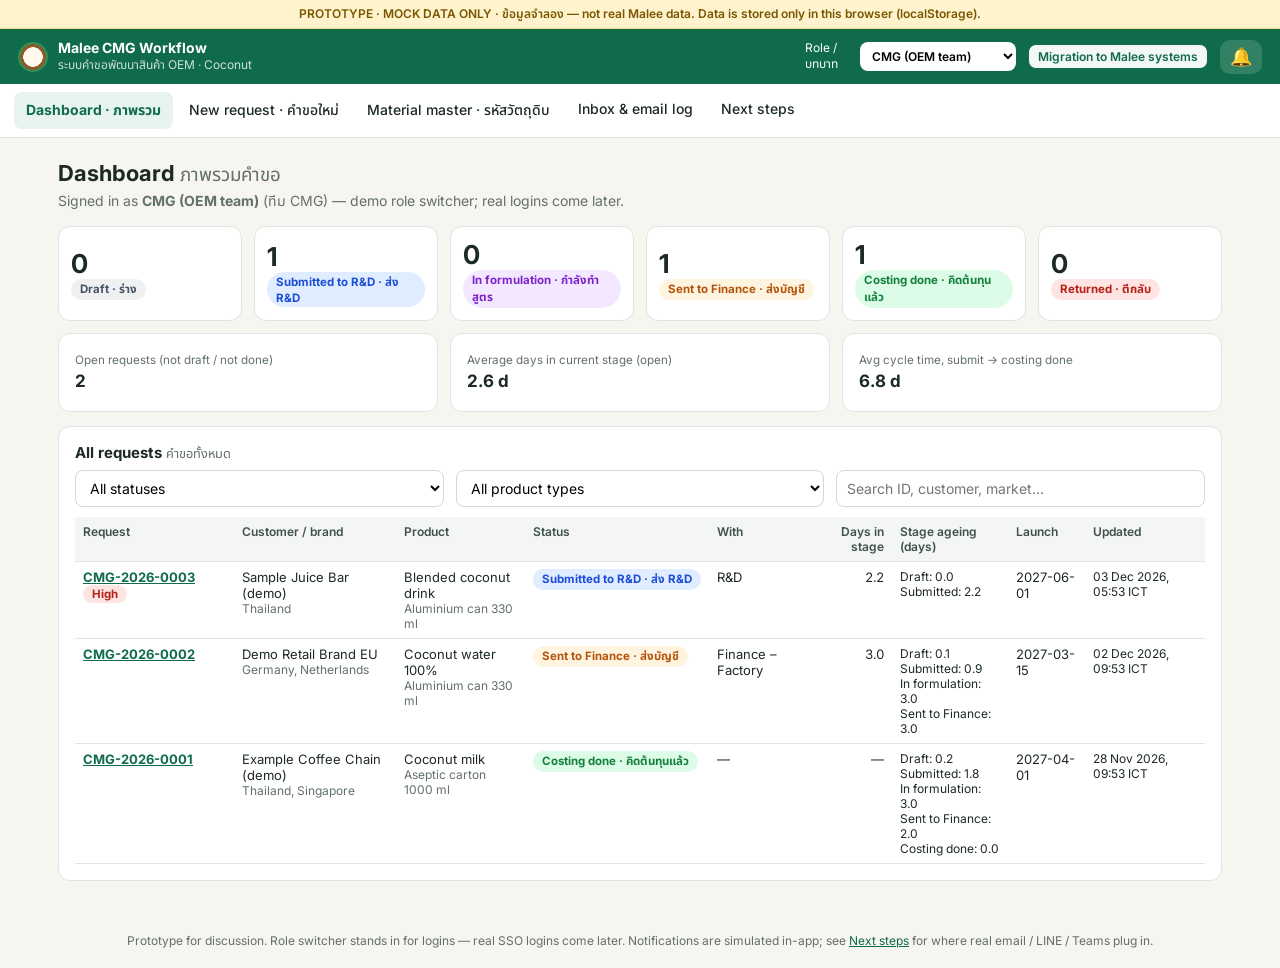
<file: docs/index.html>
<!doctype html>
<html lang="en">
<head>
<meta charset="utf-8">
<meta name="viewport" content="width=device-width,initial-scale=1">
<title>Malee CMG → R&amp;D → Finance Workflow (prototype)</title>
<link rel="icon" href="data:image/svg+xml,<svg xmlns='http://www.w3.org/2000/svg' viewBox='0 0 100 100'><circle cx='50' cy='50' r='44' fill='%230f6b4a'/><circle cx='50' cy='50' r='22' fill='%23fff8ec'/></svg>">
<link rel="preconnect" href="https://fonts.googleapis.com">
<link href="https://fonts.googleapis.com/css2?family=Inter:wght@400;500;600;700&family=Noto+Sans+Thai:wght@400;600&display=swap" rel="stylesheet">
<link rel="stylesheet" href="app.css">
</head>
<body>
<div class="demo-banner no-print">PROTOTYPE · MOCK DATA ONLY · ข้อมูลจำลอง — not real Malee data. Data is stored only in this browser (localStorage).</div>
<header class="topbar no-print">
  <div class="brand"><span class="logo"></span><div><b>Malee CMG Workflow</b><small>ระบบคำขอพัฒนาสินค้า OEM · Coconut</small></div></div>
  <div class="top-right">
    <label class="role-pick" title="Stand-in for real logins (SSO comes later)">Role / บทบาท
      <select id="roleSel">
        <option value="CMG">CMG (OEM team)</option>
        <option value="RND">R&amp;D</option>
        <option value="FIN">Finance – Factory</option>
        <option value="ADMIN">Admin</option>
      </select>
    </label>
    <a class="btn sm sec" style="background:rgba(255,255,255,.95)" href="migration.html">Migration to Malee systems</a>
    <button id="bell" class="bell" aria-label="Notifications">🔔<span id="bellCount" class="badge hidden">0</span></button>
  </div>
</header>
<nav id="nav" class="nav no-print"></nav>
<main id="view"></main>
<div id="toast" class="toast hidden"></div>
<footer class="foot no-print">Prototype for discussion. Role switcher stands in for logins — real SSO logins come later. Notifications are simulated in-app; see <a href="#/next">Next steps</a> for where real email / LINE / Teams plug in.</footer>
<script src="app.js"></script>
</body>
</html>
</file>
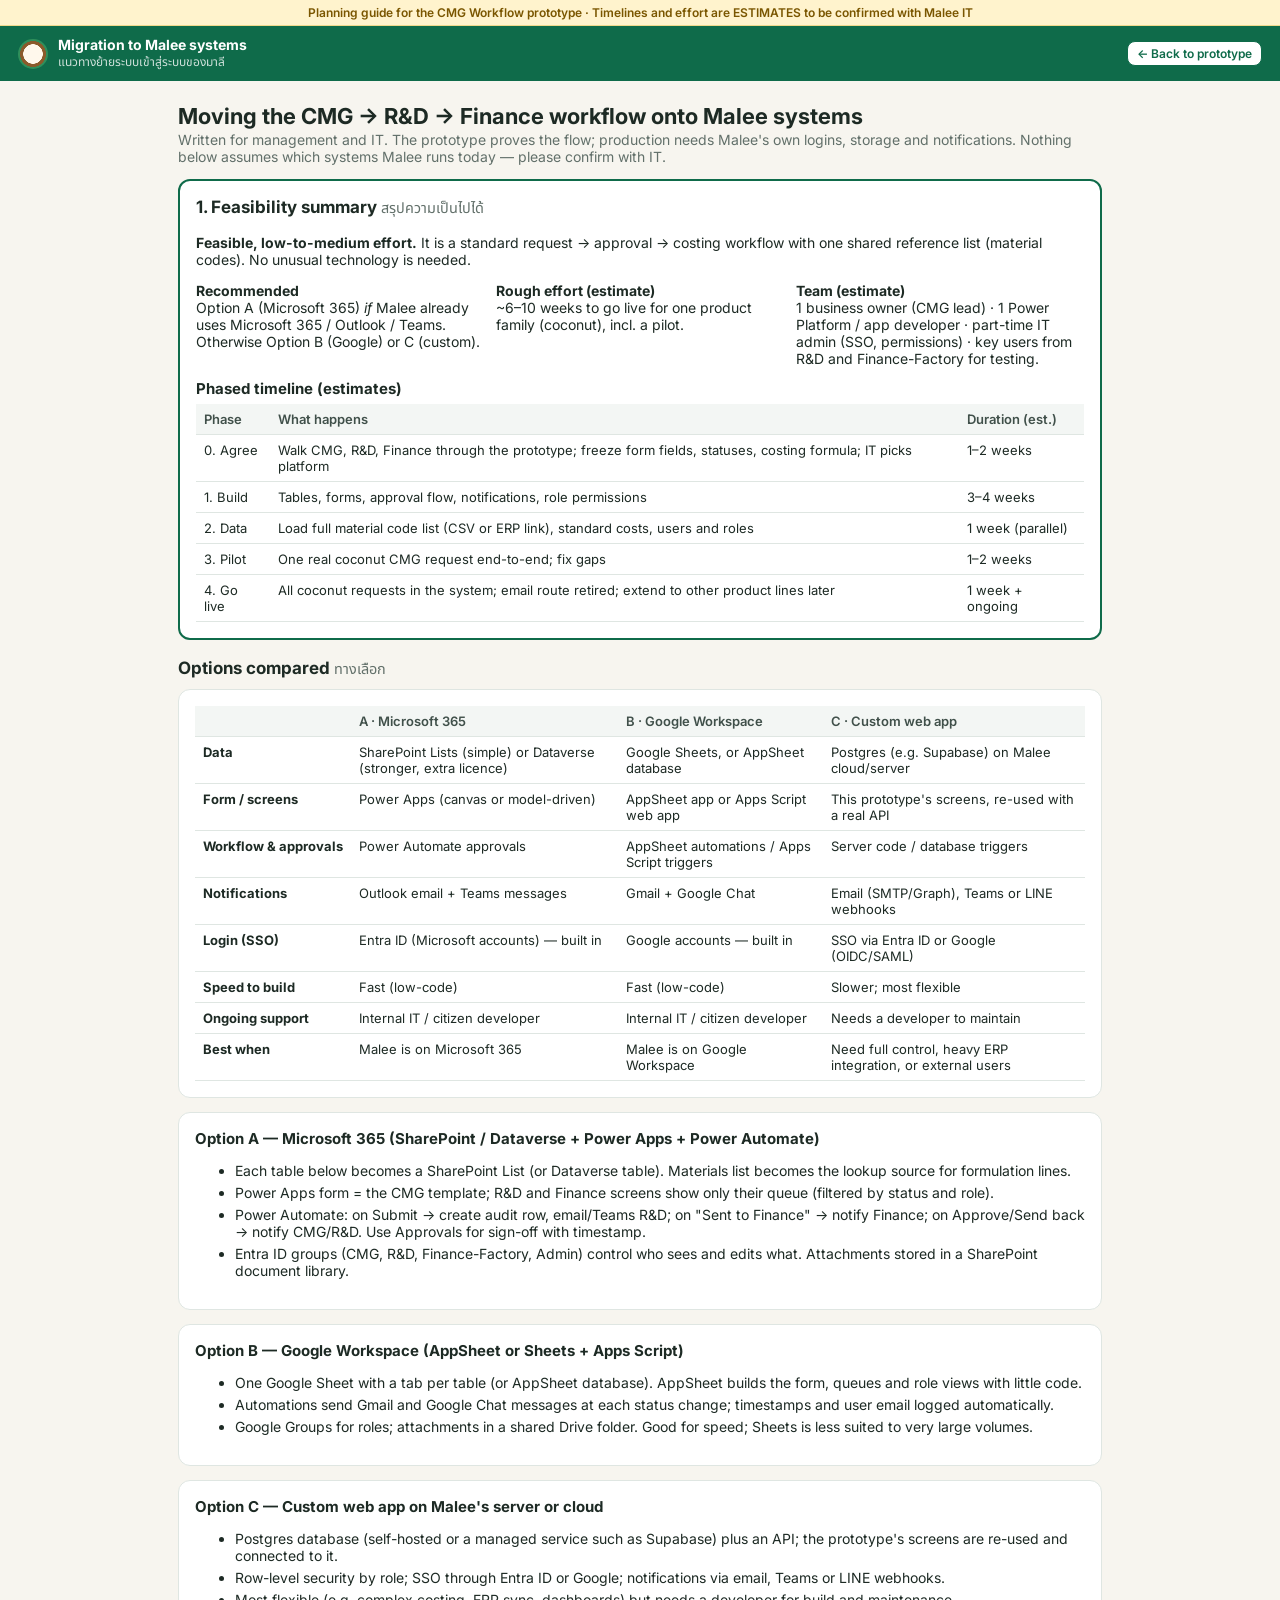
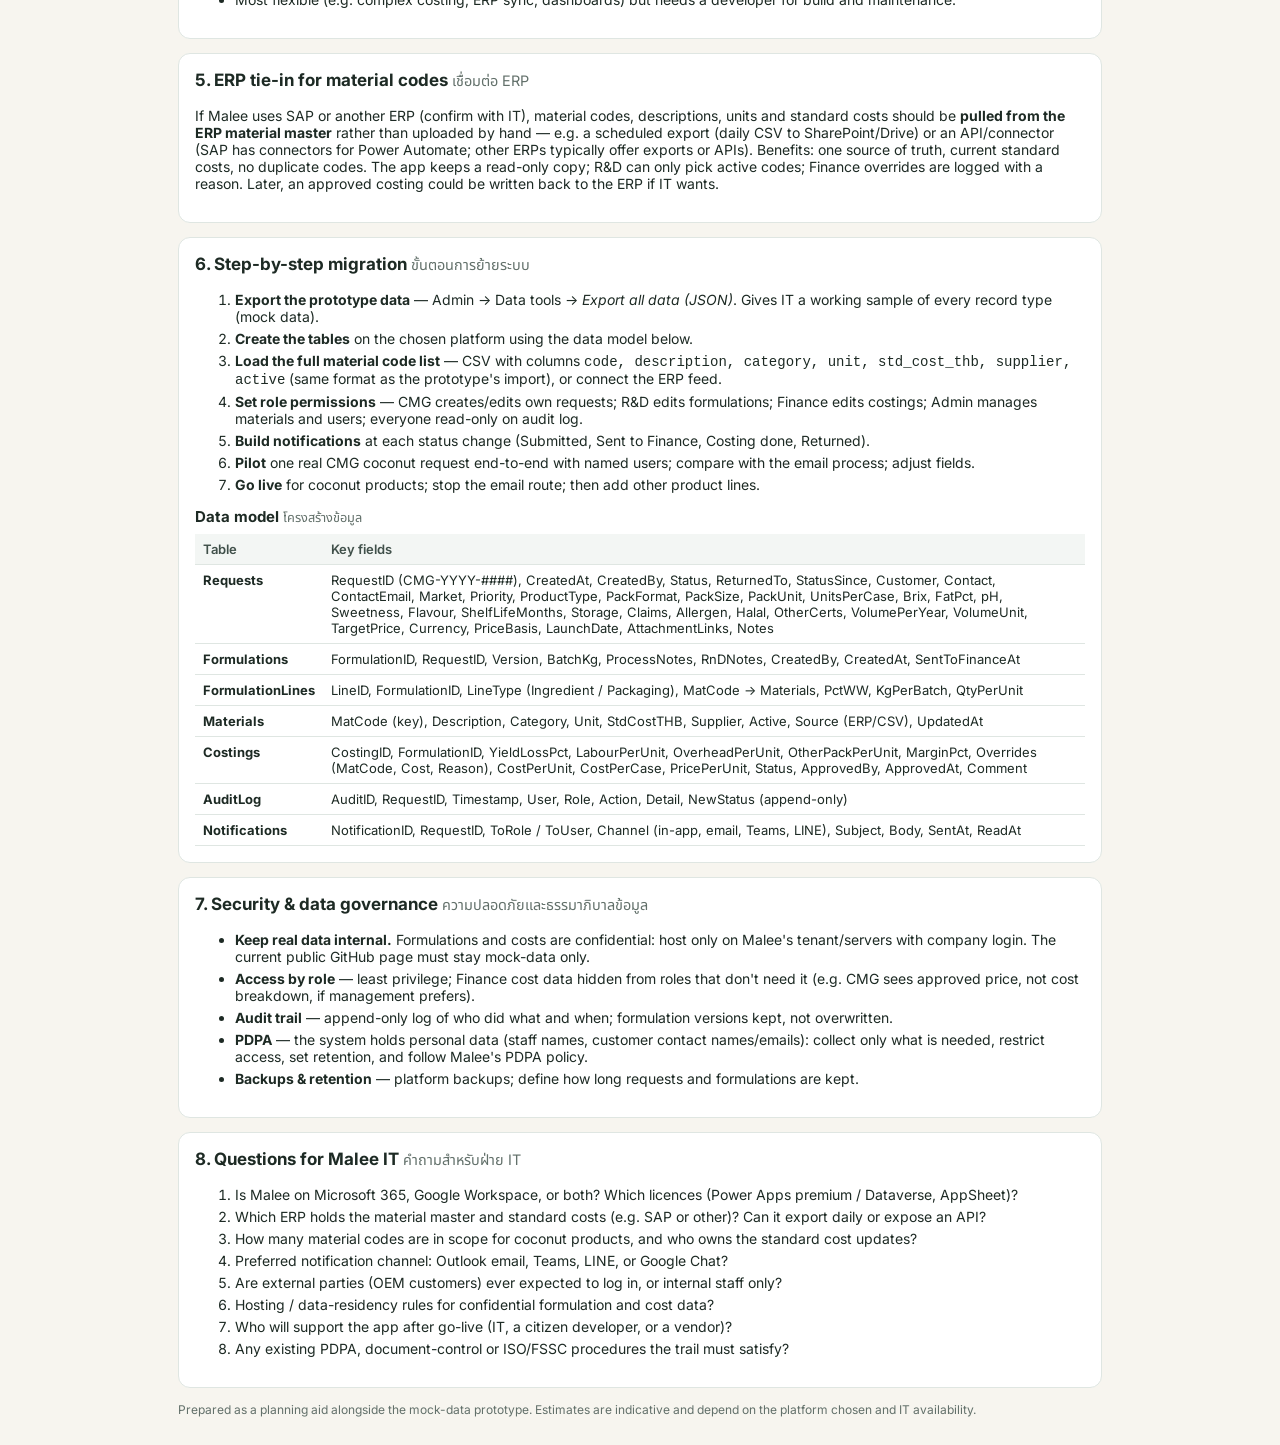
<file: docs/migration.html>
<!doctype html>
<html lang="en"><head><meta charset="utf-8"><meta name="viewport" content="width=device-width,initial-scale=1">
<title>Migration to Malee systems — CMG Workflow</title>
<link rel="icon" href="data:image/svg+xml,<svg xmlns='http://www.w3.org/2000/svg' viewBox='0 0 100 100'><circle cx='50' cy='50' r='44' fill='%230f6b4a'/><circle cx='50' cy='50' r='22' fill='%23fff8ec'/></svg>">
<link href="https://fonts.googleapis.com/css2?family=Inter:wght@400;500;600;700&family=Noto+Sans+Thai:wght@400;600&display=swap" rel="stylesheet">
<link rel="stylesheet" href="app.css">
<style>main{max-width:960px}.opt h3{margin-top:0}td,th{font-size:13px}.rec{border:2px solid var(--g)}ol li,ul li{margin-bottom:5px}</style>
</head><body>
<div class="demo-banner no-print">Planning guide for the CMG Workflow prototype · Timelines and effort are ESTIMATES to be confirmed with Malee IT</div>
<header class="topbar no-print"><div class="brand"><span class="logo"></span><div><b>Migration to Malee systems</b><small>แนวทางย้ายระบบเข้าสู่ระบบของมาลี</small></div></div><a class="btn sm sec" style="background:#fff" href="./">← Back to prototype</a></header>
<main>
<h1>Moving the CMG → R&amp;D → Finance workflow onto Malee systems</h1>
<p class="sub">Written for management and IT. The prototype proves the flow; production needs Malee's own logins, storage and notifications. Nothing below assumes which systems Malee runs today — please confirm with IT.</p>

<div class="card rec"><h2 style="margin-top:0">1. Feasibility summary <span class="th">สรุปความเป็นไปได้</span></h2>
<p><b>Feasible, low-to-medium effort.</b> It is a standard request → approval → costing workflow with one shared reference list (material codes). No unusual technology is needed.</p>
<div class="grid g3"><div><b>Recommended</b><br>Option A (Microsoft 365) <i>if</i> Malee already uses Microsoft 365 / Outlook / Teams. Otherwise Option B (Google) or C (custom).</div>
<div><b>Rough effort (estimate)</b><br>~6–10 weeks to go live for one product family (coconut), incl. a pilot.</div>
<div><b>Team (estimate)</b><br>1 business owner (CMG lead) · 1 Power Platform / app developer · part-time IT admin (SSO, permissions) · key users from R&amp;D and Finance-Factory for testing.</div></div>
<h3>Phased timeline (estimates)</h3>
<table><thead><tr><th>Phase</th><th>What happens</th><th>Duration (est.)</th></tr></thead><tbody>
<tr><td>0. Agree</td><td>Walk CMG, R&amp;D, Finance through the prototype; freeze form fields, statuses, costing formula; IT picks platform</td><td>1–2 weeks</td></tr>
<tr><td>1. Build</td><td>Tables, forms, approval flow, notifications, role permissions</td><td>3–4 weeks</td></tr>
<tr><td>2. Data</td><td>Load full material code list (CSV or ERP link), standard costs, users and roles</td><td>1 week (parallel)</td></tr>
<tr><td>3. Pilot</td><td>One real coconut CMG request end-to-end; fix gaps</td><td>1–2 weeks</td></tr>
<tr><td>4. Go live</td><td>All coconut requests in the system; email route retired; extend to other product lines later</td><td>1 week + ongoing</td></tr>
</tbody></table></div>

<h2>Options compared <span class="th">ทางเลือก</span></h2>
<div class="tbl-wrap card"><table><thead><tr><th></th><th>A · Microsoft 365</th><th>B · Google Workspace</th><th>C · Custom web app</th></tr></thead><tbody>
<tr><td><b>Data</b></td><td>SharePoint Lists (simple) or Dataverse (stronger, extra licence)</td><td>Google Sheets, or AppSheet database</td><td>Postgres (e.g. Supabase) on Malee cloud/server</td></tr>
<tr><td><b>Form / screens</b></td><td>Power Apps (canvas or model-driven)</td><td>AppSheet app or Apps Script web app</td><td>This prototype's screens, re-used with a real API</td></tr>
<tr><td><b>Workflow & approvals</b></td><td>Power Automate approvals</td><td>AppSheet automations / Apps Script triggers</td><td>Server code / database triggers</td></tr>
<tr><td><b>Notifications</b></td><td>Outlook email + Teams messages</td><td>Gmail + Google Chat</td><td>Email (SMTP/Graph), Teams or LINE webhooks</td></tr>
<tr><td><b>Login (SSO)</b></td><td>Entra ID (Microsoft accounts) — built in</td><td>Google accounts — built in</td><td>SSO via Entra ID or Google (OIDC/SAML)</td></tr>
<tr><td><b>Speed to build</b></td><td>Fast (low-code)</td><td>Fast (low-code)</td><td>Slower; most flexible</td></tr>
<tr><td><b>Ongoing support</b></td><td>Internal IT / citizen developer</td><td>Internal IT / citizen developer</td><td>Needs a developer to maintain</td></tr>
<tr><td><b>Best when</b></td><td>Malee is on Microsoft 365</td><td>Malee is on Google Workspace</td><td>Need full control, heavy ERP integration, or external users</td></tr>
</tbody></table></div>

<div class="card opt"><h3>Option A — Microsoft 365 (SharePoint / Dataverse + Power Apps + Power Automate)</h3><ul>
<li>Each table below becomes a SharePoint List (or Dataverse table). Materials list becomes the lookup source for formulation lines.</li>
<li>Power Apps form = the CMG template; R&amp;D and Finance screens show only their queue (filtered by status and role).</li>
<li>Power Automate: on Submit → create audit row, email/Teams R&amp;D; on "Sent to Finance" → notify Finance; on Approve/Send back → notify CMG/R&amp;D. Use Approvals for sign-off with timestamp.</li>
<li>Entra ID groups (CMG, R&amp;D, Finance-Factory, Admin) control who sees and edits what. Attachments stored in a SharePoint document library.</li></ul></div>
<div class="card opt"><h3>Option B — Google Workspace (AppSheet or Sheets + Apps Script)</h3><ul>
<li>One Google Sheet with a tab per table (or AppSheet database). AppSheet builds the form, queues and role views with little code.</li>
<li>Automations send Gmail and Google Chat messages at each status change; timestamps and user email logged automatically.</li>
<li>Google Groups for roles; attachments in a shared Drive folder. Good for speed; Sheets is less suited to very large volumes.</li></ul></div>
<div class="card opt"><h3>Option C — Custom web app on Malee's server or cloud</h3><ul>
<li>Postgres database (self-hosted or a managed service such as Supabase) plus an API; the prototype's screens are re-used and connected to it.</li>
<li>Row-level security by role; SSO through Entra ID or Google; notifications via email, Teams or LINE webhooks.</li>
<li>Most flexible (e.g. complex costing, ERP sync, dashboards) but needs a developer for build and maintenance.</li></ul></div>

<div class="card"><h2 style="margin-top:0">5. ERP tie-in for material codes <span class="th">เชื่อมต่อ ERP</span></h2>
<p>If Malee uses SAP or another ERP (confirm with IT), material codes, descriptions, units and standard costs should be <b>pulled from the ERP material master</b> rather than uploaded by hand — e.g. a scheduled export (daily CSV to SharePoint/Drive) or an API/connector (SAP has connectors for Power Automate; other ERPs typically offer exports or APIs). Benefits: one source of truth, current standard costs, no duplicate codes. The app keeps a read-only copy; R&amp;D can only pick active codes; Finance overrides are logged with a reason. Later, an approved costing could be written back to the ERP if IT wants.</p></div>

<div class="card"><h2 style="margin-top:0">6. Step-by-step migration <span class="th">ขั้นตอนการย้ายระบบ</span></h2><ol>
<li><b>Export the prototype data</b> — Admin → Data tools → <i>Export all data (JSON)</i>. Gives IT a working sample of every record type (mock data).</li>
<li><b>Create the tables</b> on the chosen platform using the data model below.</li>
<li><b>Load the full material code list</b> — CSV with columns <code>code, description, category, unit, std_cost_thb, supplier, active</code> (same format as the prototype's import), or connect the ERP feed.</li>
<li><b>Set role permissions</b> — CMG creates/edits own requests; R&amp;D edits formulations; Finance edits costings; Admin manages materials and users; everyone read-only on audit log.</li>
<li><b>Build notifications</b> at each status change (Submitted, Sent to Finance, Costing done, Returned).</li>
<li><b>Pilot</b> one real CMG coconut request end-to-end with named users; compare with the email process; adjust fields.</li>
<li><b>Go live</b> for coconut products; stop the email route; then add other product lines.</li></ol>
<h3>Data model <span class="th">โครงสร้างข้อมูล</span></h3>
<table><thead><tr><th>Table</th><th>Key fields</th></tr></thead><tbody>
<tr><td><b>Requests</b></td><td>RequestID (CMG-YYYY-####), CreatedAt, CreatedBy, Status, ReturnedTo, StatusSince, Customer, Contact, ContactEmail, Market, Priority, ProductType, PackFormat, PackSize, PackUnit, UnitsPerCase, Brix, FatPct, pH, Sweetness, Flavour, ShelfLifeMonths, Storage, Claims, Allergen, Halal, OtherCerts, VolumePerYear, VolumeUnit, TargetPrice, Currency, PriceBasis, LaunchDate, AttachmentLinks, Notes</td></tr>
<tr><td><b>Formulations</b></td><td>FormulationID, RequestID, Version, BatchKg, ProcessNotes, RnDNotes, CreatedBy, CreatedAt, SentToFinanceAt</td></tr>
<tr><td><b>FormulationLines</b></td><td>LineID, FormulationID, LineType (Ingredient / Packaging), MatCode → Materials, PctWW, KgPerBatch, QtyPerUnit</td></tr>
<tr><td><b>Materials</b></td><td>MatCode (key), Description, Category, Unit, StdCostTHB, Supplier, Active, Source (ERP/CSV), UpdatedAt</td></tr>
<tr><td><b>Costings</b></td><td>CostingID, FormulationID, YieldLossPct, LabourPerUnit, OverheadPerUnit, OtherPackPerUnit, MarginPct, Overrides (MatCode, Cost, Reason), CostPerUnit, CostPerCase, PricePerUnit, Status, ApprovedBy, ApprovedAt, Comment</td></tr>
<tr><td><b>AuditLog</b></td><td>AuditID, RequestID, Timestamp, User, Role, Action, Detail, NewStatus (append-only)</td></tr>
<tr><td><b>Notifications</b></td><td>NotificationID, RequestID, ToRole / ToUser, Channel (in-app, email, Teams, LINE), Subject, Body, SentAt, ReadAt</td></tr>
</tbody></table></div>

<div class="card"><h2 style="margin-top:0">7. Security & data governance <span class="th">ความปลอดภัยและธรรมาภิบาลข้อมูล</span></h2><ul>
<li><b>Keep real data internal.</b> Formulations and costs are confidential: host only on Malee's tenant/servers with company login. The current public GitHub page must stay mock-data only.</li>
<li><b>Access by role</b> — least privilege; Finance cost data hidden from roles that don't need it (e.g. CMG sees approved price, not cost breakdown, if management prefers).</li>
<li><b>Audit trail</b> — append-only log of who did what and when; formulation versions kept, not overwritten.</li>
<li><b>PDPA</b> — the system holds personal data (staff names, customer contact names/emails): collect only what is needed, restrict access, set retention, and follow Malee's PDPA policy.</li>
<li><b>Backups & retention</b> — platform backups; define how long requests and formulations are kept.</li></ul></div>

<div class="card"><h2 style="margin-top:0">8. Questions for Malee IT <span class="th">คำถามสำหรับฝ่าย IT</span></h2><ol>
<li>Is Malee on Microsoft 365, Google Workspace, or both? Which licences (Power Apps premium / Dataverse, AppSheet)?</li>
<li>Which ERP holds the material master and standard costs (e.g. SAP or other)? Can it export daily or expose an API?</li>
<li>How many material codes are in scope for coconut products, and who owns the standard cost updates?</li>
<li>Preferred notification channel: Outlook email, Teams, LINE, or Google Chat?</li>
<li>Are external parties (OEM customers) ever expected to log in, or internal staff only?</li>
<li>Hosting / data-residency rules for confidential formulation and cost data?</li>
<li>Who will support the app after go-live (IT, a citizen developer, or a vendor)?</li>
<li>Any existing PDPA, document-control or ISO/FSSC procedures the trail must satisfy?</li></ol></div>
<p class="small muted">Prepared as a planning aid alongside the mock-data prototype. Estimates are indicative and depend on the platform chosen and IT availability.</p>
</main></body></html>
</file>
<file: docs/app.css>
:root{--g:#0f6b4a;--g2:#e7f3ee;--ink:#1d2a24;--mut:#62706a;--line:#dfe6e2;--bg:#f7f5ef;--card:#fff;--amber:#b7791f;--red:#b42318;--blue:#1d4ed8}
*{box-sizing:border-box}
body{margin:0;overflow-wrap:break-word;font-family:Inter,"Noto Sans Thai",system-ui,sans-serif;color:var(--ink);background:var(--bg);font-size:14px}
a{color:var(--g)}
.demo-banner{background:#fff3cd;color:#7a5600;text-align:center;font-size:12px;padding:5px 8px;border-bottom:1px solid #f0d98c;font-weight:600}
.topbar{display:flex;justify-content:space-between;align-items:center;padding:10px 18px;background:var(--g);color:#fff;gap:10px;flex-wrap:wrap}
.brand{display:flex;gap:10px;align-items:center}.brand small{display:block;opacity:.8;font-size:12px}
.logo{width:30px;height:30px;border-radius:50%;background:radial-gradient(circle,#fff8ec 45%,#8a5a2b 47%,#8a5a2b 60%,#2f8f5b 62%)}
.top-right{display:flex;gap:12px;align-items:center}
.role-pick{font-size:12px;display:flex;gap:6px;align-items:center}
.role-pick select{padding:6px 8px;border-radius:8px;border:0;font-weight:600}
.bell{position:relative;background:rgba(255,255,255,.15);border:0;color:#fff;font-size:18px;border-radius:10px;padding:6px 10px;cursor:pointer}
.badge{position:absolute;top:-4px;right:-4px;background:#e11d48;color:#fff;border-radius:10px;font-size:11px;padding:1px 6px;font-weight:700}
.hidden{display:none!important}
.nav{display:flex;gap:4px;padding:8px 14px;background:#fff;border-bottom:1px solid var(--line);overflow-x:auto}
.nav a{padding:8px 12px;border-radius:8px;text-decoration:none;color:var(--ink);white-space:nowrap;font-weight:500}
.nav a.on{background:var(--g2);color:var(--g);font-weight:700}
main{max-width:1200px;margin:0 auto;padding:18px}
h1{font-size:22px;margin:4px 0 2px}h2{font-size:17px;margin:18px 0 8px}h3{font-size:15px;margin:12px 0 6px}
.th{color:var(--mut);font-weight:400;font-size:.85em}
.sub{color:var(--mut);margin:0 0 14px}
.card{background:var(--card);border:1px solid var(--line);border-radius:12px;padding:16px;margin-bottom:14px}
.grid{display:grid;gap:12px}.g2{grid-template-columns:repeat(2,1fr)}.g3{grid-template-columns:repeat(3,1fr)}.g4{grid-template-columns:repeat(4,1fr)}.g6{grid-template-columns:repeat(6,1fr)}
@media(max-width:820px){.g2,.g3,.g4{grid-template-columns:1fr}.g6{grid-template-columns:repeat(2,1fr)}main{padding:10px}}
label.f{display:flex;flex-direction:column;gap:4px;font-weight:600;font-size:13px}
label.f span.th{font-weight:400}
input,select,textarea{font:inherit;padding:8px 10px;border:1px solid #cfd8d3;border-radius:8px;background:#fff;width:100%}
textarea{min-height:64px}
input.bad,select.bad,textarea.bad{border-color:var(--red);background:#fff5f5}
.req::after{content:" *";color:var(--red)}
.btn{display:inline-flex;align-items:center;gap:6px;padding:8px 14px;border-radius:8px;border:1px solid var(--g);background:var(--g);color:#fff;font-weight:600;cursor:pointer;font-size:13px;text-decoration:none}
.btn.sec{background:#fff;color:var(--g)}.btn.warn{background:#fff;color:var(--red);border-color:var(--red)}.btn.sm{padding:4px 9px;font-size:12px}
.btn:disabled{opacity:.5;cursor:not-allowed}
.actions{display:flex;gap:8px;flex-wrap:wrap;margin-top:12px}
table{width:100%;border-collapse:collapse;font-size:13px}
th,td{text-align:left;padding:7px 8px;border-bottom:1px solid var(--line);vertical-align:top}
th{background:#f3f6f4;font-weight:600;font-size:12px;color:#40504a}
td.num,th.num{text-align:right;font-variant-numeric:tabular-nums}
.tbl-wrap{overflow-x:auto}
.pill{display:inline-block;padding:2px 9px;border-radius:20px;font-size:11.5px;font-weight:700;white-space:nowrap}
.s-Draft{background:#eef0f2;color:#475467}.s-Submitted{background:#e0ecff;color:#1d4ed8}.s-Informulation{background:#f3e8ff;color:#7e22ce}
.s-SenttoFinance{background:#fff4e0;color:#b45309}.s-Costingdone{background:#dcfce7;color:#15803d}.s-Returned{background:#fee4e2;color:#b42318}
.stat{border:1px solid var(--line);border-radius:12px;padding:12px;background:#fff;cursor:pointer;text-align:left;font:inherit;color:inherit;min-width:0}.stat[aria-pressed=true]{outline:2px solid var(--g)}.stat .pill{white-space:normal}
.stat b{font-size:26px;display:block}.stat small{color:var(--mut)}
.pipe{display:flex;gap:6px;flex-wrap:wrap;margin:8px 0 2px}
.pipe .st{flex:1;min-width:110px;text-align:center;padding:7px 4px;border-radius:8px;background:#eef1ef;color:#6b7a73;font-size:12px;font-weight:600;position:relative}
.pipe .st.done{background:var(--g2);color:var(--g)}.pipe .st.cur{background:var(--g);color:#fff}.pipe .st.ret{background:#fee4e2;color:#b42318}
.audit li{margin:0 0 8px;padding-left:4px}.audit{padding-left:18px}
.muted{color:var(--mut)}.small{font-size:12px}
.err{color:var(--red);font-size:12px;font-weight:600}
.ok{color:#15803d;font-weight:600}
.warnbox{background:#fff7ed;border:1px solid #fed7aa;padding:10px;border-radius:8px;color:#9a3412;font-size:13px}
.infobox{background:#eff6ff;border:1px solid #bfdbfe;padding:10px;border-radius:8px;color:#1e3a8a;font-size:13px}
.hook{background:#f5f3ff;border:1px dashed #a78bfa;padding:10px;border-radius:8px;font-size:12.5px;color:#4c1d95}
.checks{display:flex;flex-wrap:wrap;gap:6px 14px;font-weight:400}
.checks label{display:flex;gap:5px;align-items:center;font-weight:400}.checks input{width:auto}
.email{border:1px solid var(--line);border-radius:10px;padding:10px 12px;margin-bottom:10px;background:#fcfcfa}
.email pre{white-space:pre-wrap;font-family:inherit;margin:6px 0 0;font-size:12.5px}
.notif{padding:10px;border-bottom:1px solid var(--line);display:flex;justify-content:space-between;gap:8px}
.notif.unread{background:#f0faf5;font-weight:600}
.toast{position:fixed;bottom:18px;left:50%;transform:translateX(-50%);background:#1d2a24;color:#fff;padding:10px 16px;border-radius:10px;z-index:99;font-weight:600;max-width:90vw}
.kv{display:grid;grid-template-columns:200px 1fr;gap:4px 12px;font-size:13px}.kv div:nth-child(odd){color:var(--mut)}
@media(max-width:600px){.kv{grid-template-columns:1fr}}
.foot{text-align:center;color:var(--mut);font-size:12px;padding:20px}
.costbox td{padding:5px 8px}.costbox tr.tot td{font-weight:700;border-top:2px solid var(--ink)}
.line-in{min-width:70px}
.print-only{display:none}
@media print{.no-print,.nav,.topbar,.demo-banner,.foot,.actions,.btn{display:none!important}.print-only{display:block}body{background:#fff}.card{border:1px solid #ccc;break-inside:avoid}main{max-width:none}}

:focus-visible{outline:3px solid #f59e0b;outline-offset:2px}
.grid>*{min-width:0}
th{overflow-wrap:normal}
.kv div,.audit li,.email pre,.notif,.warnbox{overflow-wrap:anywhere}
.tbl-wrap table{min-width:600px}
td b{white-space:nowrap}
</file>
